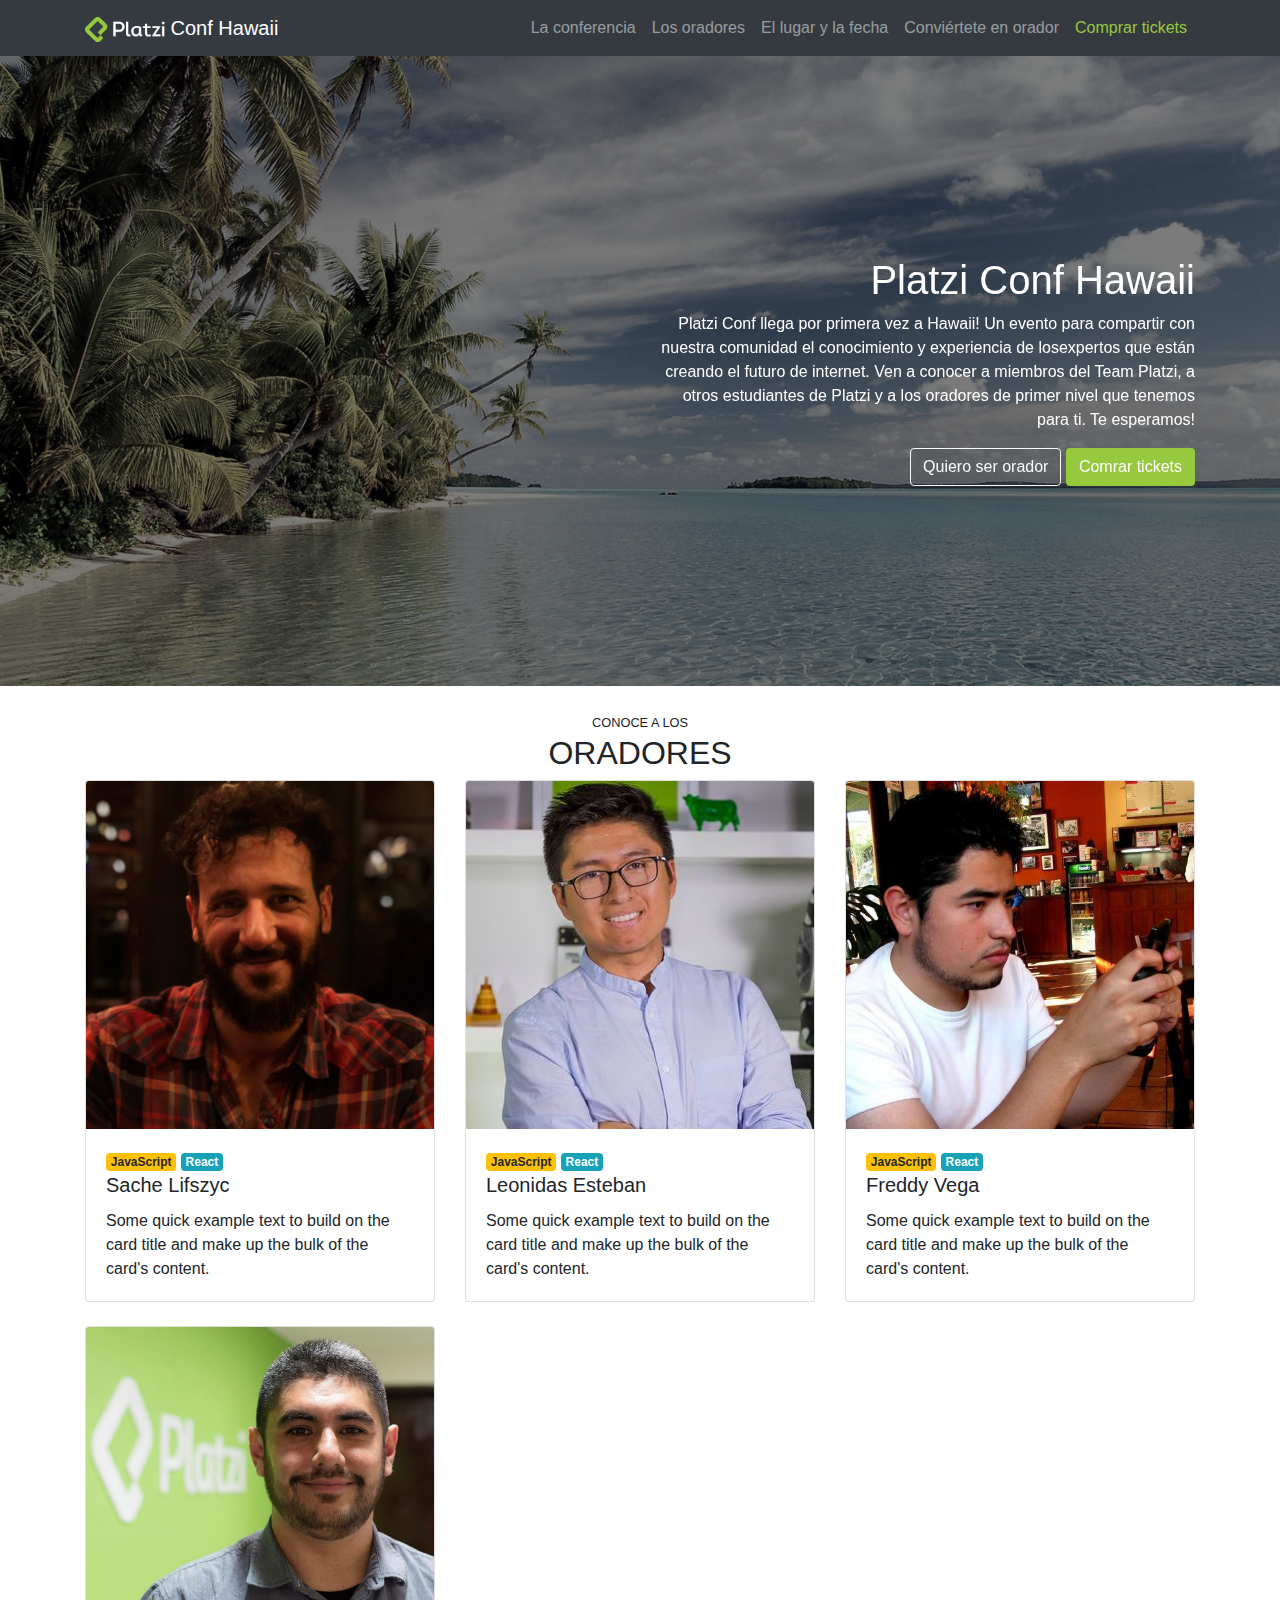
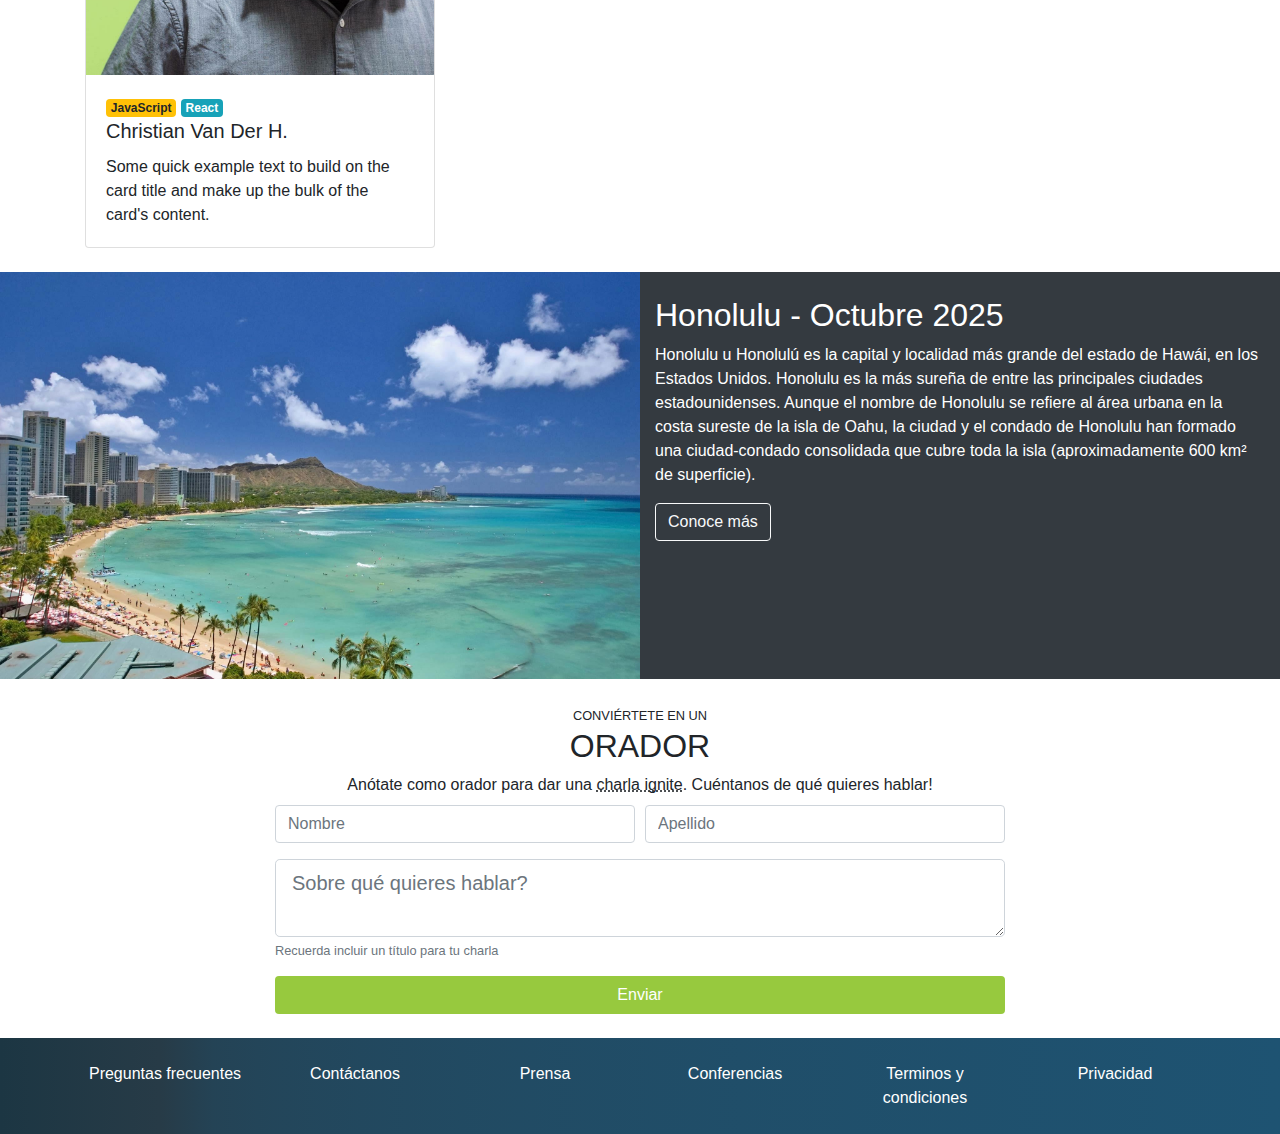
<file: index.html>
<!doctype html>
<html lang="es">
  <head>
    <!-- Required meta tags -->
    <meta charset="utf-8">
    <meta name="viewport" content="width=device-width, initial-scale=1, shrink-to-fit=no">

    <!-- Bootstrap CSS -->
    <link rel="stylesheet" href="https://stackpath.bootstrapcdn.com/bootstrap/4.5.2/css/bootstrap.min.css" integrity="sha384-JcKb8q3iqJ61gNV9KGb8thSsNjpSL0n8PARn9HuZOnIxN0hoP+VmmDGMN5t9UJ0Z" crossorigin="anonymous">
    <link rel="stylesheet" href="index.css">
    <title>Platzi Conf</title>
  </head>
  <body data-spy="scroll" data-target="#navbarSupportedContent" data-offset="80">
    <!-- Header -->
    <nav id="header" class="navbar navbar-expand-lg navbar-dark bg-dark sticky-top">
      <div class="container">
        <a class="navbar-brand" href="#">
          <img src="images/logo.png" alt="Logo platzi">
          Conf Hawaii
        </a>
        <button class="navbar-toggler" type="button" data-toggle="collapse" data-target="#navbarSupportedContent" aria-controls="navbarSupportedContent" aria-expanded="false" aria-label="Toggle navigation">
          <span class="navbar-toggler-icon"></span>
        </button>
      
        <div class="collapse navbar-collapse" id="navbarSupportedContent">
          <ul class="navbar-nav ml-auto">
            <li class="nav-item">
              <a class="nav-link" href="#main">La conferencia</a>
            </li>
            <li class="nav-item">
              <a class="nav-link" href="#speakers">Los oradores</a>
            </li>
            <li class="nav-item">
              <a class="nav-link" href="#place-time">El lugar y la fecha</a>
            </li>
            <li class="nav-item">
              <a class="nav-link" href="#conviertete-en-orador">Conviértete en orador</a>
            </li>
            <li class="nav-item">
              <a class="nav-link text-platzi" href="#" data-toggle="modal" data-target="#modalCompra">Comprar tickets</a>
            </li>
          </ul>
        </div>
      </div>
    </nav>
    <!-- /Header -->

    <!-- Main -->
    <section id="main">
      <div id="carousel" class="carousel slide carousel-fade" data-ride="carousel" data-pause="false">
        <div class="carousel-inner">
          <div class="carousel-item active">
            <img class="d-block w-100" src="images/hawaii.jpg" alt="First slide">
          </div>
          <div class="carousel-item">
            <img class="d-block w-100" src="images/hawaii2.jpg" alt="Second slide">
          </div>
          <div class="carousel-item">
            <img class="d-block w-100" src="images/hawaii3.jpeg" alt="Third slide">
          </div>
          <div class="overlay">
            <div class="container">
              <div class="row align-items-center">
                <div class="col-md-6 offset-md-6 text-center text-md-right">
                  <h1>Platzi Conf Hawaii</h1>
                  <p class="d-none d-md-block">
                    Platzi Conf llega por primera vez a Hawaii! Un evento para compartir con nuestra comunidad el conocimiento y experiencia de losexpertos que están creando el futuro de internet.
                    Ven a conocer a miembros del Team Platzi, a otros estudiantes de Platzi y a los oradores de primer nivel que tenemos para ti. Te esperamos!
                  </p>
                  <a href="#" class="btn btn-outline-light">Quiero ser orador</a>
                  <button type="button2" class="btn btn-platzi" data-toggle="modal" data-target="#modalCompra">Comrar tickets</button>
                </div>
              </div>
            </div>
          </div>
        </div>
      </div>
    </section>
    <!-- /Main -->

    <!-- Speakers -->
    <section id="speakers" class="mt-4">
      <div class="container">
        <div clss="row">
          <div class="col text-center text-uppercase">
            <small>Conoce a los </small>
            <h2>Oradores</h2>
          </div>
        </div>
        <div class="row">
          <div class="col-lg-4 col-sm-6 col-12 mb-4">
            <div class="card">
              <img class="card-img-top" src="images/sacha.jpg" alt="Foto de Sacha">
              <div class="card-body">
                <div class="badges">
                  <span class="badge badge-warning">JavaScript</span>
                  <span class="badge badge-info">React</span>
                </div>
                <h5 class="card-title">Sache Lifszyc</h5>
                <p class="card-text">Some quick example text to build on the card title and make up the bulk of the card's content.</p>
              </div>
            </div>
          </div>
          <div class="col-lg-4 col-sm-6 col-12 mb-4">
            <div class="card">
              <img class="card-img-top" src="images/leonidas2.jpeg" alt="Foto de Leonidas">
              <div class="card-body">
                <div class="badges">
                  <span class="badge badge-warning">JavaScript</span>
                  <span class="badge badge-info">React</span>
                </div>
                <h5 class="card-title">Leonidas Esteban</h5>
                <p class="card-text">Some quick example text to build on the card title and make up the bulk of the card's content.</p>
              </div>
            </div>
          </div>
          <div class="col-lg-4 col-sm-6 col-12 mb-4">
            <div class="card">
              <img class="card-img-top" src="images/freddy.jpeg" alt="Foto de Freddy">
              <div class="card-body">
                <div class="badges">
                  <span class="badge badge-warning">JavaScript</span>
                  <span class="badge badge-info">React</span>
                </div>
                <h5 class="card-title">Freddy Vega</h5>
                <p class="card-text">Some quick example text to build on the card title and make up the bulk of the card's content.</p>
              </div>
            </div>
          </div>
          <div class="col-lg-4 col-sm-6 col-12 mb-4">
            <div class="card">
              <img class="card-img-top" src="images/cvander.jpeg" alt="Foto de Christian">
              <div class="card-body">
                <div class="badges">
                  <span class="badge badge-warning">JavaScript</span>
                  <span class="badge badge-info">React</span>
                </div>
                <h5 class="card-title">Christian Van Der H.</h5>
                <p class="card-text">Some quick example text to build on the card title and make up the bulk of the card's content.</p>
              </div>
            </div>
          </div>
        </div>
      </div>
    </section>
    <!-- /Speakers -->

    <!-- Lugar y fecha -->
    <section id="place-time">
      <div class="container-fluid">
        <div class="row">
          <div class="col-12 col-lg-6 pl-0 pr-0">
            <img src="images/honolulu.jpg" alt="Hunolulu">
          </div>
          <div class="col-12 col-lg-6 pt-4 pb-4">
            <h2>Honolulu - Octubre 2025</h2>
            <p>Honolulu u Honolulú​ es la capital y localidad más grande del estado de Hawái, en los Estados Unidos.​ Honolulu es la más sureña de entre las principales ciudades estadounidenses. Aunque el nombre de Honolulu se refiere al área urbana en la costa sureste de la isla de Oahu, la ciudad y el condado de Honolulu han formado una ciudad-condado consolidada que cubre toda la isla (aproximadamente 600 km² de superficie).</p>
            <a class="btn btn-outline-light" href="https://es.wikipedia.org/wiki/Honolulu" target="blank">Conoce más</a>
          </div>
        </div>
      </div>
    </section>
    <!-- /Lugar y fecha -->

    <!-- Conviértete en orador -->
    <section id="conviertete-en-orador" class="py-4">
      <div class="container">
        <div class="row">
          <div class="col text-uppercase text-center">
            <small>Conviértete en un</small>
            <h2>Orador</h2>
          </div>
        </div>
        <div class="row">
          <div class="col text-center">
            Anótate como orador para dar una <abbr data-toggle="tooltip" title="Charlas de 5 minutos">charla ignite</abbr>.
            Cuéntanos de qué quieres hablar!
          </div>
        </div>
        <div class="row">
          <div class="col col-md-10 offset-md-1 col-lg-8 offset-lg-2 pt-2">
            <form>
              <div class="form-row">
                <div class="form-group col-12 col-md-6">
                  <input type="text" class="form-control" placeholder="Nombre">
                </div>
                <div class="form-group col-12 col-md-6">
                  <input type="text" class="form-control" placeholder="Apellido">
                </div>
              </div>
              <div class="form-row">
                <div class="form-group col">
                  <textarea name="text" class="form-control form-control-lg" placeholder="Sobre qué quieres hablar?"></textarea>
                  <small class="form-text text-muted">
                    Recuerda incluir un título para tu charla
                  </small>
                </div>
              </div>
              <div class="form-row">
                <div class="col">
                  <button type="button" class="btn btn-platzi btn-block">Enviar</button>
                </div>
              </div>
            </form>
          </div>
        </div>
      </div>
    </section>
    <!-- /Conviértete en orador -->

    <!-- Footer -->
    <footer id="footer" class="pb-4 pt-4">
        <div class="container">
            <div class="row text-center">
              <div class="col-12 col-lg">
                <a href="#">Preguntas frecuentes</a>
              </div>
              <div class="col-12 col-lg">
                <a href="#">Contáctanos</a>
              </div>
              <div class="col-12 col-lg">
                <a href="#">Prensa</a>
              </div>
              <div class="col-12 col-lg">
                <a href="#">Conferencias</a>
              </div>
              <div class="col-12 col-lg">
                <a href="#">Terminos y condiciones</a>
              </div>
              <div class="col-12 col-lg">
                <a href="#">Privacidad</a>
              </div>
            </div>
          </div>
    </footer>
    <!-- /Footer -->

    <!-- Modal -->
    <div class="modal fade" id="modalCompra" tabindex="-1" role="dialog" aria-labelledby="exampleModalCenterTitle" aria-hidden="true">
      <div class="modal-dialog modal-dialog-centered" role="document">
        <div class="modal-content">
          <div class="modal-header">
            <h5 class="modal-title" id="exampleModalCenterTitle">Comprar tickets</h5>
            <button type="button" class="close" data-dismiss="modal" aria-label="Close">
              <span aria-hidden="true">&times;</span>
            </button>
          </div>
          <div class="modal-body">
            <form action="">
              <div class="form-row">
                <div class="form-group col">
                  <div class="input-group mb-3">
                    <div class="input-group-prepend">
                      <span class="input-group-text" id="basic-addon1">@</span>
                    </div>
                    <input type="text" class="form-control" placeholder="Username" aria-label="Username" aria-describedby="basic-addon1">
                  </div>
                </div>
              </div>
            </form>
            <div class="alert alert-warning" role="alert">
              Recibirás un correo de confirmacion si sales sorteado
            </div>
          </div>
          <div class="modal-footer">
            <button type="button" class="btn btn-secondary" data-dismiss="modal">Cancelar</button>
            <button type="button" class="btn btn-platzi">Comprar</button>
          </div>
        </div>
      </div>
    </div>
    <!-- /Modal -->
    <!-- Optional JavaScript -->
    <!-- jQuery first, then Popper.js, then Bootstrap JS -->
    <script src="https://code.jquery.com/jquery-3.5.1.slim.min.js" integrity="sha384-DfXdz2htPH0lsSSs5nCTpuj/zy4C+OGpamoFVy38MVBnE+IbbVYUew+OrCXaRkfj" crossorigin="anonymous"></script>
    <script src="https://cdn.jsdelivr.net/npm/popper.js@1.16.1/dist/umd/popper.min.js" integrity="sha384-9/reFTGAW83EW2RDu2S0VKaIzap3H66lZH81PoYlFhbGU+6BZp6G7niu735Sk7lN" crossorigin="anonymous"></script>
    <script src="https://stackpath.bootstrapcdn.com/bootstrap/4.5.2/js/bootstrap.min.js" integrity="sha384-B4gt1jrGC7Jh4AgTPSdUtOBvfO8shuf57BaghqFfPlYxofvL8/KUEfYiJOMMV+rV" crossorigin="anonymous"></script>
    <script src="index.js"></script>
  </body>
</html>
</file>
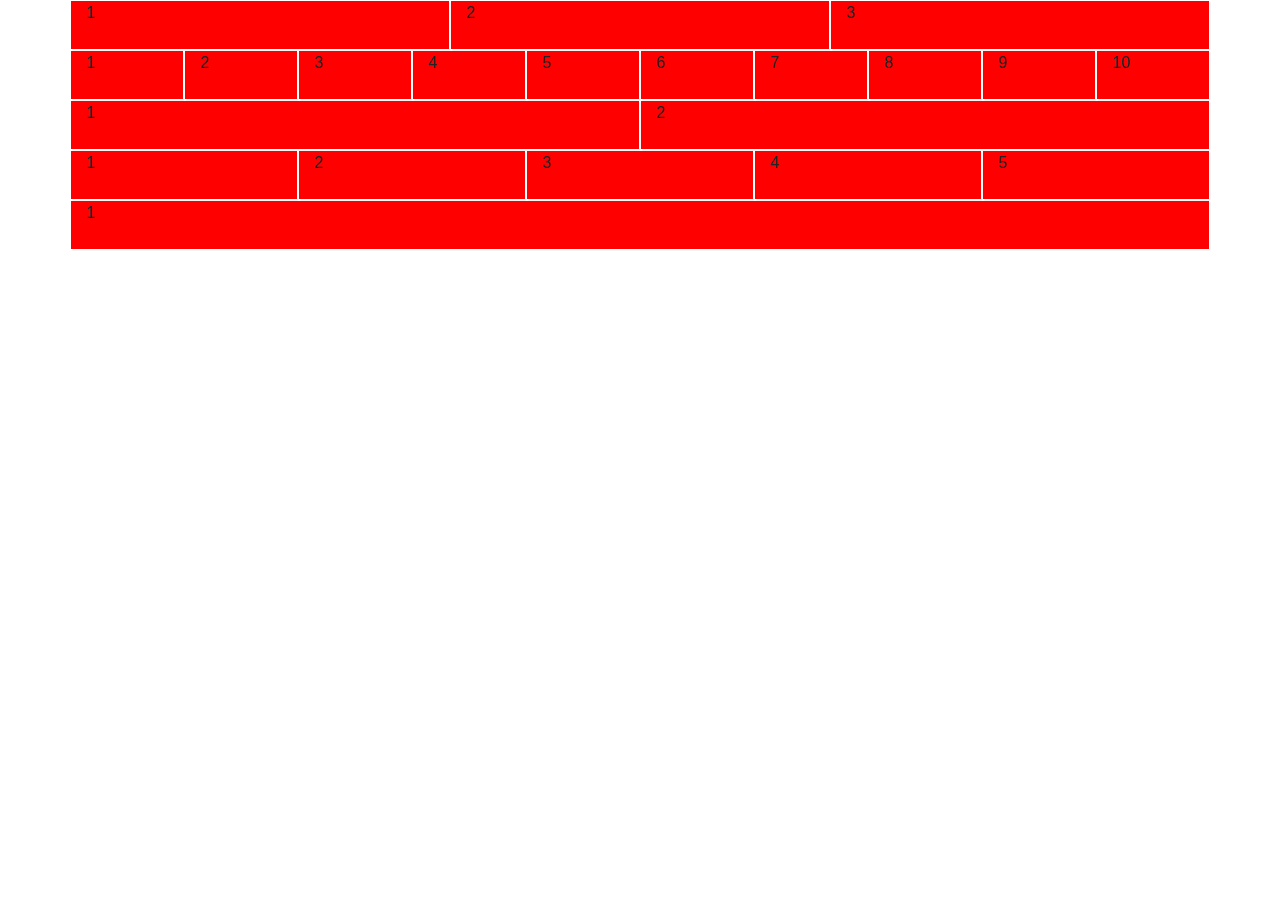
<file: reto1.html>
<!doctype html>
<html lang="es">
  <head>
    <!-- Required meta tags -->
    <meta charset="utf-8">
    <meta name="viewport" content="width=device-width, initial-scale=1, shrink-to-fit=no">

    <!-- Bootstrap CSS -->
    <link rel="stylesheet" href="https://stackpath.bootstrapcdn.com/bootstrap/4.5.2/css/bootstrap.min.css" integrity="sha384-JcKb8q3iqJ61gNV9KGb8thSsNjpSL0n8PARn9HuZOnIxN0hoP+VmmDGMN5t9UJ0Z" crossorigin="anonymous">

    <title>Hello, world!</title>
    <style>
        .col {
            border: 1px solid white;
            height: 50px;
        }
    </style>
  </head>
  <body>
    <div class="container" style="background: red">
        <div class="row">
          <div class="col">
            1
          </div>
          <div class="col">
            2
          </div>
          <div class="col">
            3
          </div>
        </div>
        <div class="row">
            <div class="col">
              1
            </div>
            <div class="col">
              2
            </div>
            <div class="col">
              3
            </div>
            <div class="col">
                4
              </div>
              <div class="col">
                5
              </div>
              <div class="col">
                6
              </div>
              <div class="col">
                7
              </div>
              <div class="col">
                8
              </div>
              <div class="col">
                9
              </div>
              <div class="col">
                10
              </div>
        </div>
        <div class="row">
            <div class="col">
              1
            </div>
            <div class="col">
              2
            </div>
          </div>
          <div class="row">
            <div class="col">
              1
            </div>
            <div class="col">
              2
            </div>
            <div class="col">
              3
            </div>
            <div class="col">
                4
            </div>
            <div class="col">
                5
            </div>
          </div>
          <div class="row">
            <div class="col">
              1
            </div>
          </div>
      </div>
    
    <!-- Optional JavaScript -->
    <!-- jQuery first, then Popper.js, then Bootstrap JS -->
    <script src="https://code.jquery.com/jquery-3.5.1.slim.min.js" integrity="sha384-DfXdz2htPH0lsSSs5nCTpuj/zy4C+OGpamoFVy38MVBnE+IbbVYUew+OrCXaRkfj" crossorigin="anonymous"></script>
    <script src="https://cdn.jsdelivr.net/npm/popper.js@1.16.1/dist/umd/popper.min.js" integrity="sha384-9/reFTGAW83EW2RDu2S0VKaIzap3H66lZH81PoYlFhbGU+6BZp6G7niu735Sk7lN" crossorigin="anonymous"></script>
    <script src="https://stackpath.bootstrapcdn.com/bootstrap/4.5.2/js/bootstrap.min.js" integrity="sha384-B4gt1jrGC7Jh4AgTPSdUtOBvfO8shuf57BaghqFfPlYxofvL8/KUEfYiJOMMV+rV" crossorigin="anonymous"></script>
  </body>
</html>
</file>
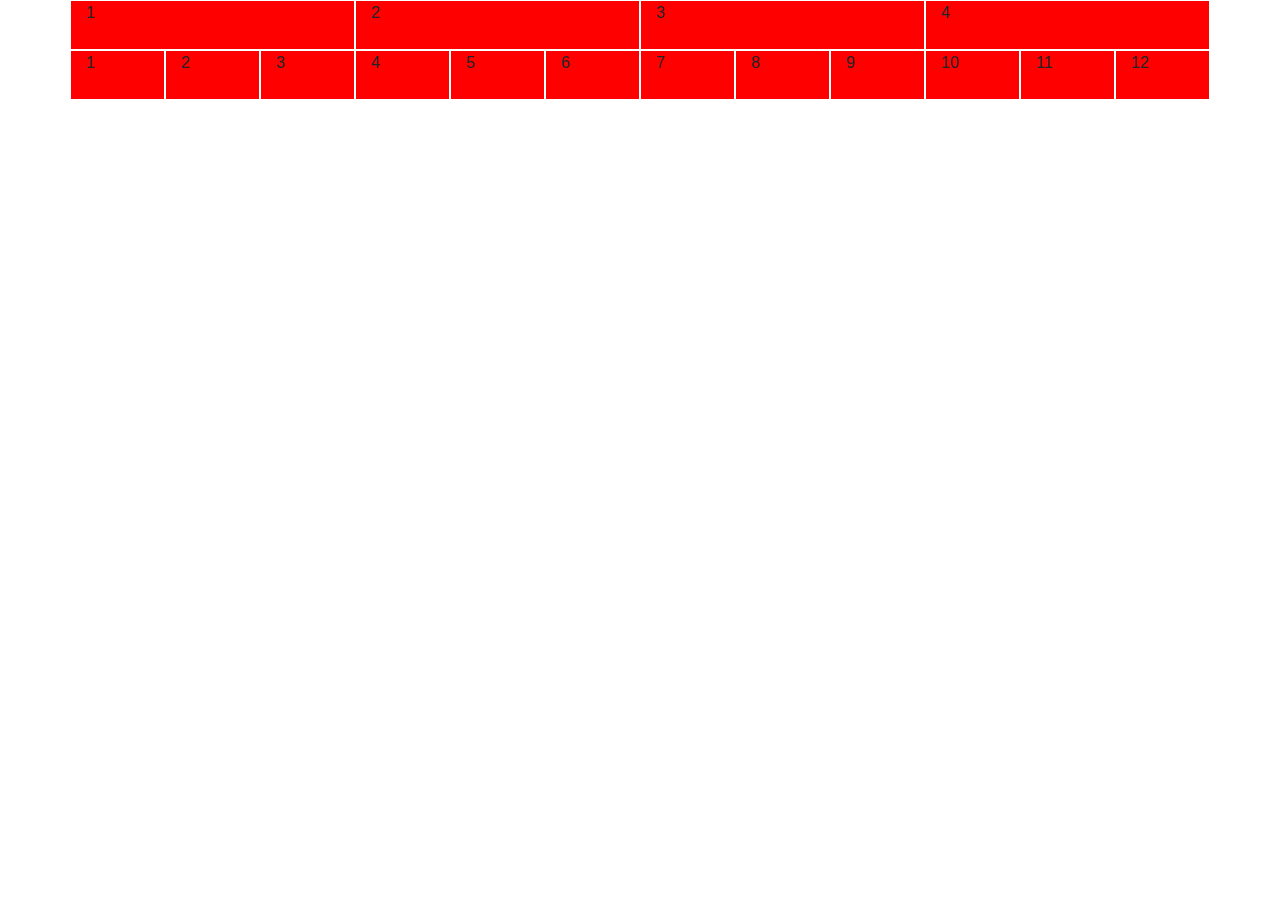
<file: reto2.html>
<!doctype html>
<html lang="es">
  <head>
    <!-- Required meta tags -->
    <meta charset="utf-8">
    <meta name="viewport" content="width=device-width, initial-scale=1, shrink-to-fit=no">

    <!-- Bootstrap CSS -->
    <link rel="stylesheet" href="https://stackpath.bootstrapcdn.com/bootstrap/4.5.2/css/bootstrap.min.css" integrity="sha384-JcKb8q3iqJ61gNV9KGb8thSsNjpSL0n8PARn9HuZOnIxN0hoP+VmmDGMN5t9UJ0Z" crossorigin="anonymous">

    <title>Reto2!</title>
    <style>
        .col, .col-sm-6, .col-md-3 {
            border: 1px solid white;
            height: 50px;
        }
    </style>
  </head>
  <body>
    <div class="container" style="background: red">
        <div class="row">
          <div class="col-6 col-sm-3 col-md-3">
            1
          </div>
          <div class="col-6 col-sm-3 col-md-3">
            2
          </div>
          <div class="col-6 col-sm-3 col-md-3">
            3
          </div>
          <div class="col-6 col-sm-3 col-md-3">
            4
          </div>
        </div>
        <div class="row">
            <div class="col-12 col-sm-6 col-md">
              1
            </div>
            <div class="col-12 col-sm-6 col-md">
              2
            </div>
            <div class="col-12 col-sm-6 col-md">
              3
            </div>
            <div class="col-12 col-sm-6 col-md">
                4
              </div>
              <div class="col-12 col-sm-6 col-md">
                5
              </div>
              <div class="col-12 col-sm-6 col-md">
                6
              </div>
              <div class="col-12 col-sm-6 col-md">
                7
              </div>
              <div class="col-12 col-sm-6 col-md">
                8
              </div>
              <div class="col-12 col-sm-6 col-md">
                9
              </div>
              <div class="col-12 col-sm-6 col-md">
                10
              </div>
              <div class="col-12 col-sm-6 col-md">
                11
              </div>
              <div class="col-12 col-sm-6 col-md">
                12
              </div>
        </div>
      </div>
    
    <!-- Optional JavaScript -->
    <!-- jQuery first, then Popper.js, then Bootstrap JS -->
    <script src="https://code.jquery.com/jquery-3.5.1.slim.min.js" integrity="sha384-DfXdz2htPH0lsSSs5nCTpuj/zy4C+OGpamoFVy38MVBnE+IbbVYUew+OrCXaRkfj" crossorigin="anonymous"></script>
    <script src="https://cdn.jsdelivr.net/npm/popper.js@1.16.1/dist/umd/popper.min.js" integrity="sha384-9/reFTGAW83EW2RDu2S0VKaIzap3H66lZH81PoYlFhbGU+6BZp6G7niu735Sk7lN" crossorigin="anonymous"></script>
    <script src="https://stackpath.bootstrapcdn.com/bootstrap/4.5.2/js/bootstrap.min.js" integrity="sha384-B4gt1jrGC7Jh4AgTPSdUtOBvfO8shuf57BaghqFfPlYxofvL8/KUEfYiJOMMV+rV" crossorigin="anonymous"></script>
  </body>
</html>
</file>
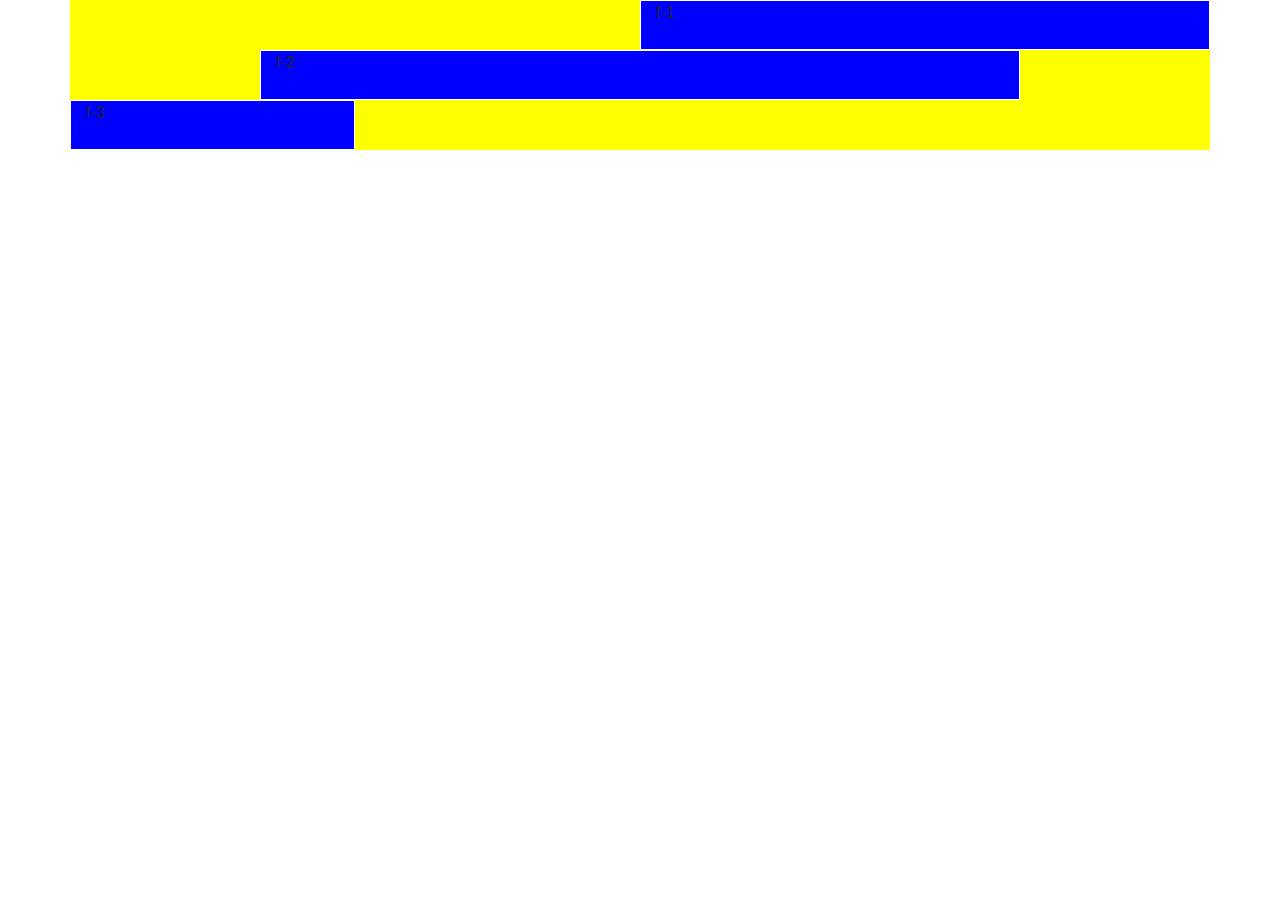
<file: reto3.html>
<!doctype html>
<html lang="es">
  <head>
    <!-- Required meta tags -->
    <meta charset="utf-8">
    <meta name="viewport" content="width=device-width, initial-scale=1, shrink-to-fit=no">

    <!-- Bootstrap CSS -->
    <link rel="stylesheet" href="https://stackpath.bootstrapcdn.com/bootstrap/4.5.2/css/bootstrap.min.css" integrity="sha384-JcKb8q3iqJ61gNV9KGb8thSsNjpSL0n8PARn9HuZOnIxN0hoP+VmmDGMN5t9UJ0Z" crossorigin="anonymous">

    <title>Reto3!</title>
    <style>
        .c {
            background: blue;
            border: 1px solid white;
            height: 50px;
        }
    </style>
  </head>
  <body>
    <div class="container" style="background:yellow">
        <div class="row">
          <div class="c col col-sm-6 offset-sm-6">
            f-1
          </div>
        </div>
        <div class="row">
            <div class="c col-8 offset-sm-2">
            f-2
            </div>
        </div>
        <div class="row">
            <div class="c col-3 offset-9 offset-sm-0">
            f-3
            </div>
        </div>
      </div>
    
    <!-- Optional JavaScript -->
    <!-- jQuery first, then Popper.js, then Bootstrap JS -->
    <script src="https://code.jquery.com/jquery-3.5.1.slim.min.js" integrity="sha384-DfXdz2htPH0lsSSs5nCTpuj/zy4C+OGpamoFVy38MVBnE+IbbVYUew+OrCXaRkfj" crossorigin="anonymous"></script>
    <script src="https://cdn.jsdelivr.net/npm/popper.js@1.16.1/dist/umd/popper.min.js" integrity="sha384-9/reFTGAW83EW2RDu2S0VKaIzap3H66lZH81PoYlFhbGU+6BZp6G7niu735Sk7lN" crossorigin="anonymous"></script>
    <script src="https://stackpath.bootstrapcdn.com/bootstrap/4.5.2/js/bootstrap.min.js" integrity="sha384-B4gt1jrGC7Jh4AgTPSdUtOBvfO8shuf57BaghqFfPlYxofvL8/KUEfYiJOMMV+rV" crossorigin="anonymous"></script>
  </body>
</html>
</file>
<file: index.css>
.text-platzi {
    color: #97c93e !important;
}
.btn-platzi {
    background: #97c93e;
    color: white;
}
.btn-platzi:hover {
    background-color: #82ad36;
}

#header img {
    width: 80px;
}

#main img {
    width: 80px;
}
#main .carousel-inner img {
    max-height: 70vH;
    /* la imagen se encuentra desproporcionada, para cambiar esto aplicamos objet-fit: cover; */
    object-fit: cover;
    /* filto */
    filter: grayscale(70%);
}
#carousel {
    position:relative;
}
#carousel .overlay {
    position: absolute;
    top: 0;
    bottom: 0;
    left: 0;
    right: 0;
    background-color: rgba(0,0,0,0.5);
    color: white;
    z-index: 1;
}
#carousel .overlay .container,
#carousel .overlay .row {
    height: 100%;
}
/* #speakers .container, */
#speakers {
    /* text-align: center; */
    /* position: relative;
    top: 0;
    bottom: 0;
    left: 0;
    right: 0; */
    /* display: grid;
    justify-content: center;
    background-color: red; */
    /* height: 100%; */
}
#place-time {
    background-color: #343a40;
    color: white;
}

#place-time img {
    max-width: 100%;
}

#footer {
    background:linear-gradient(90deg, #1c3643, #273b47, 25%, #1e5372);
}

#footer a {
    color:white;
}
</file>
